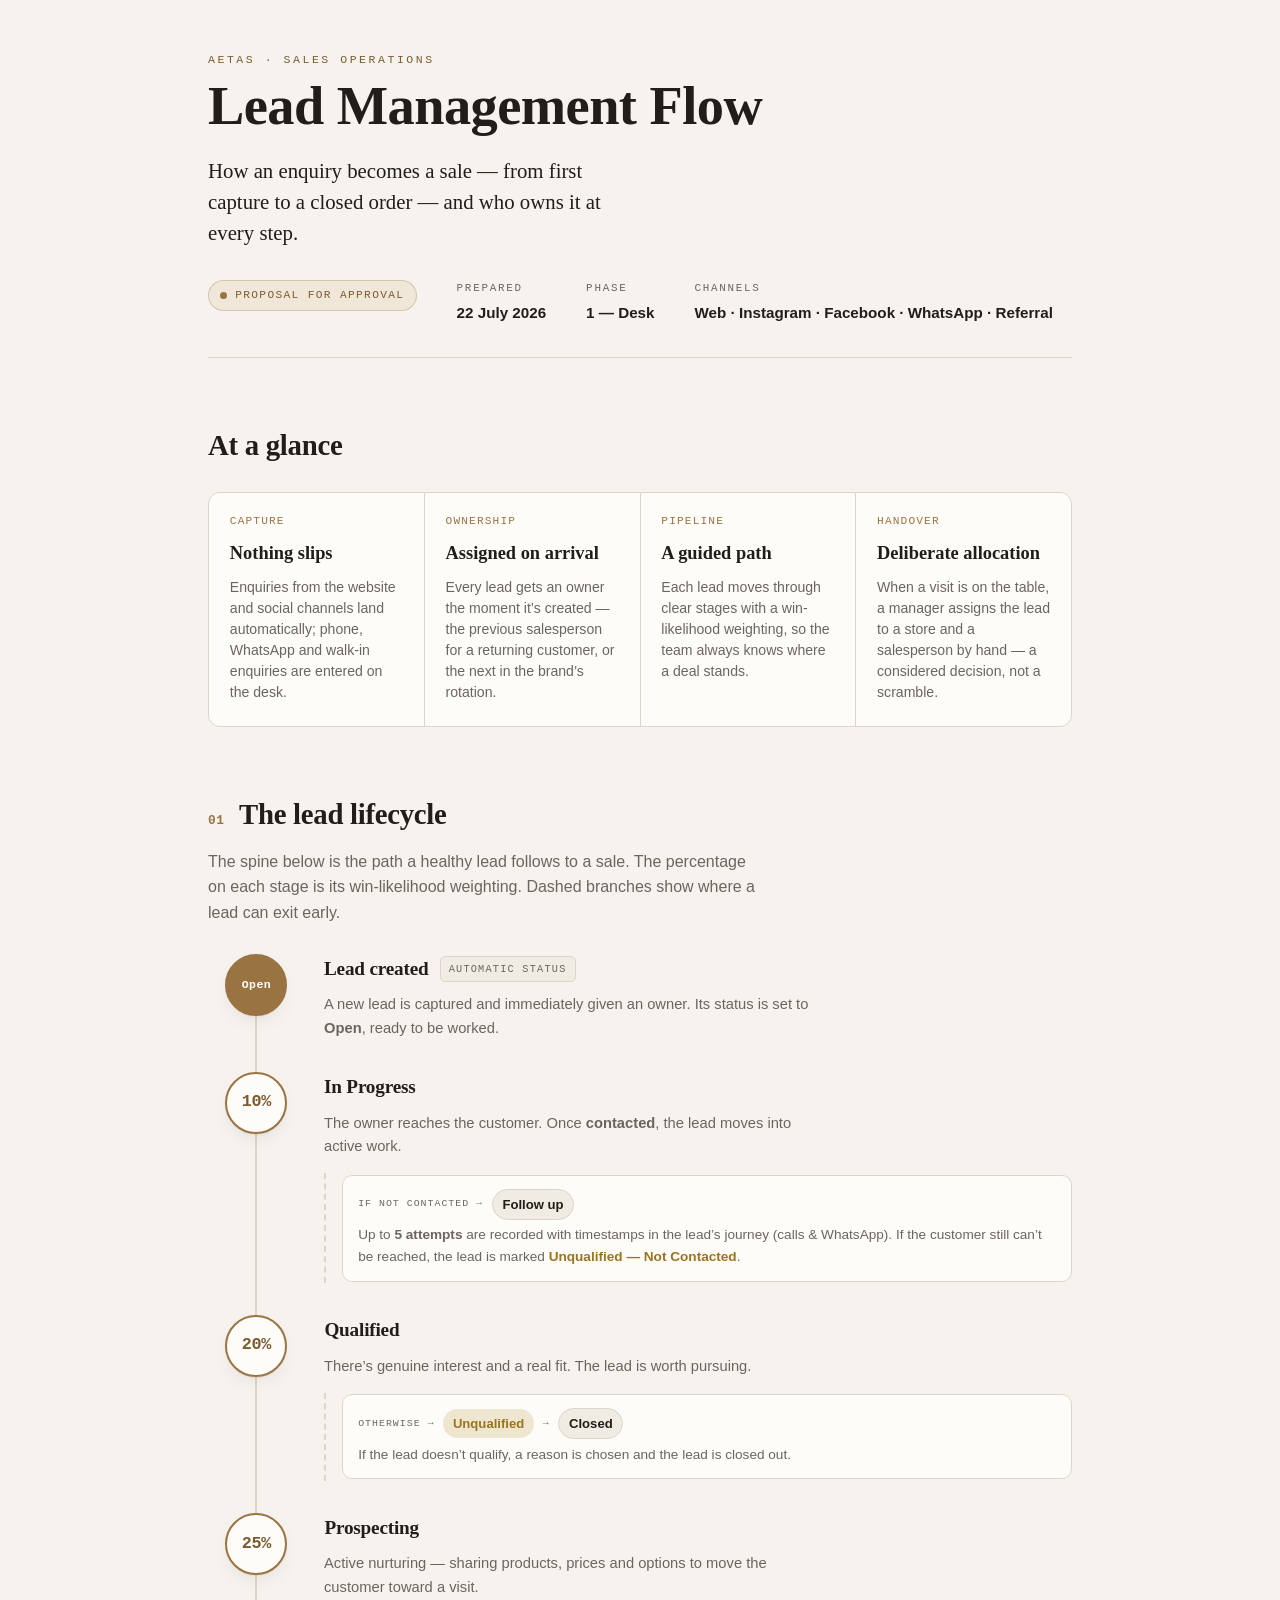
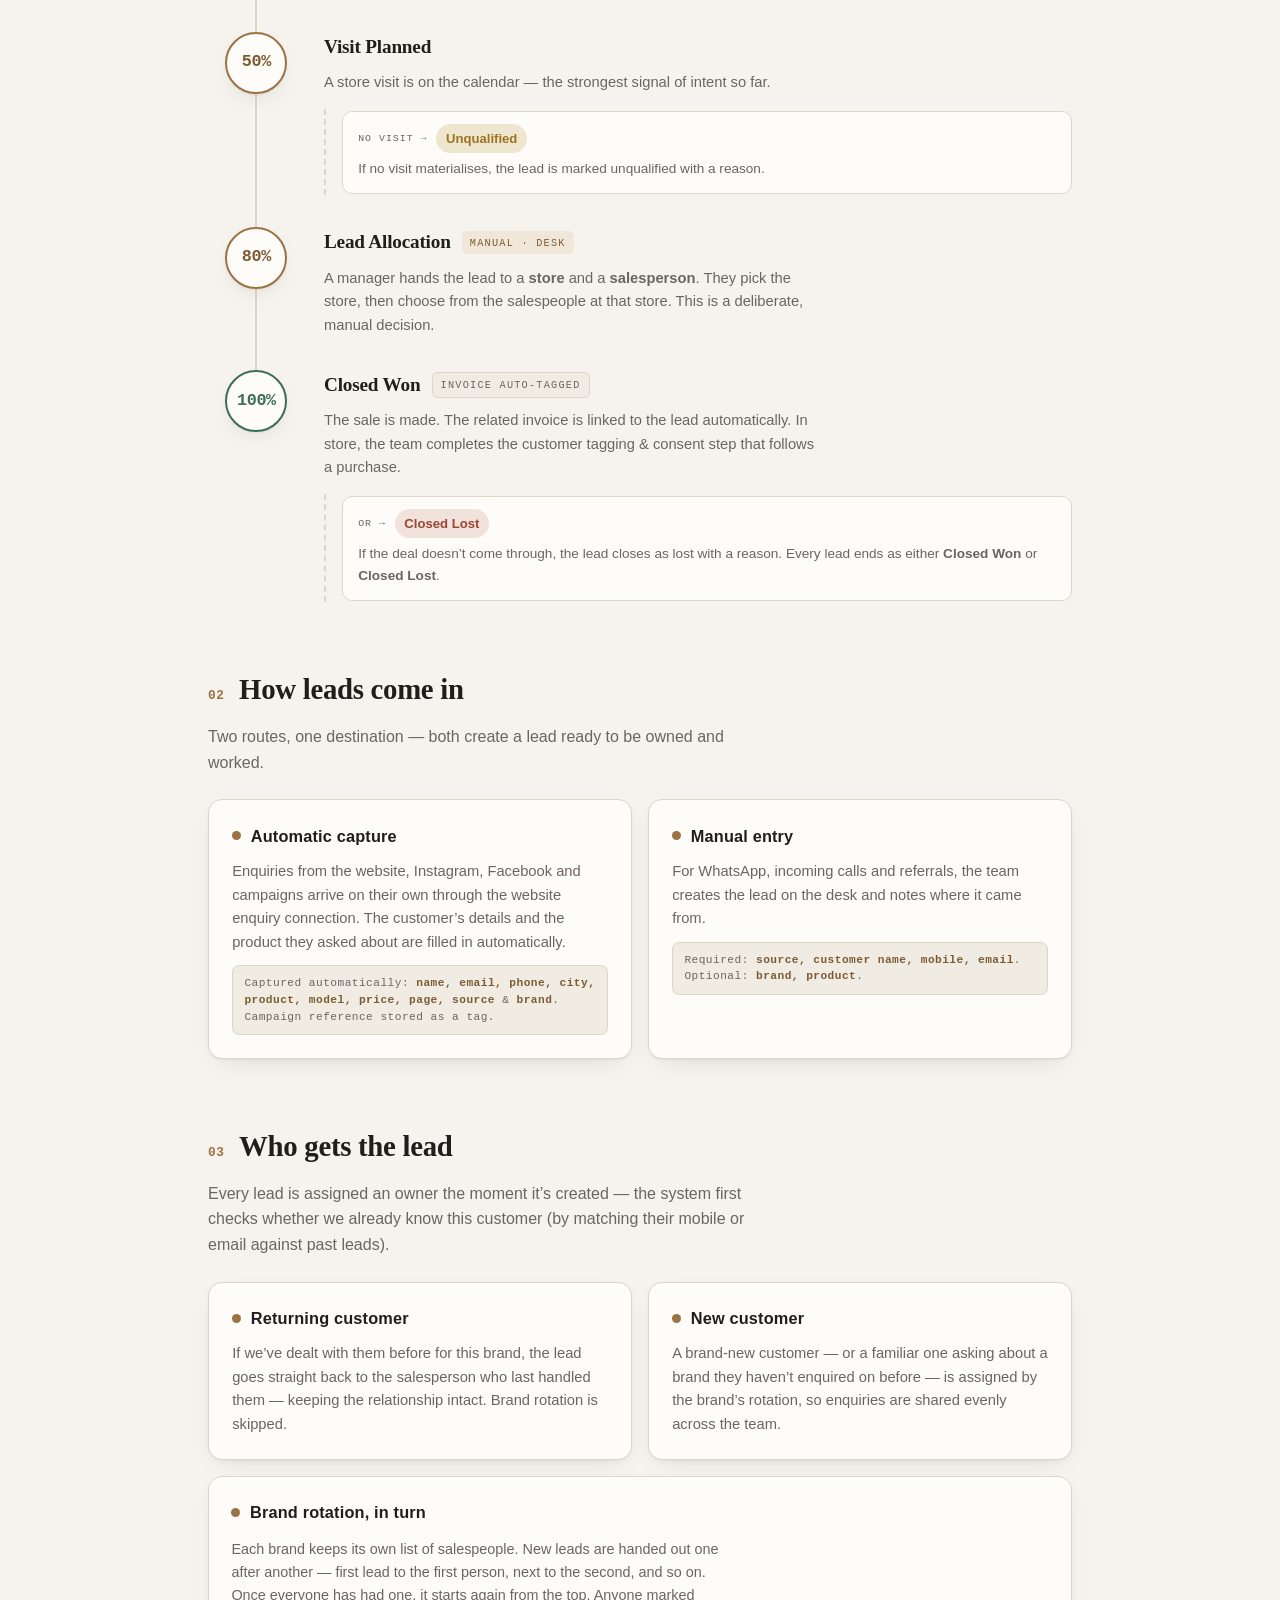
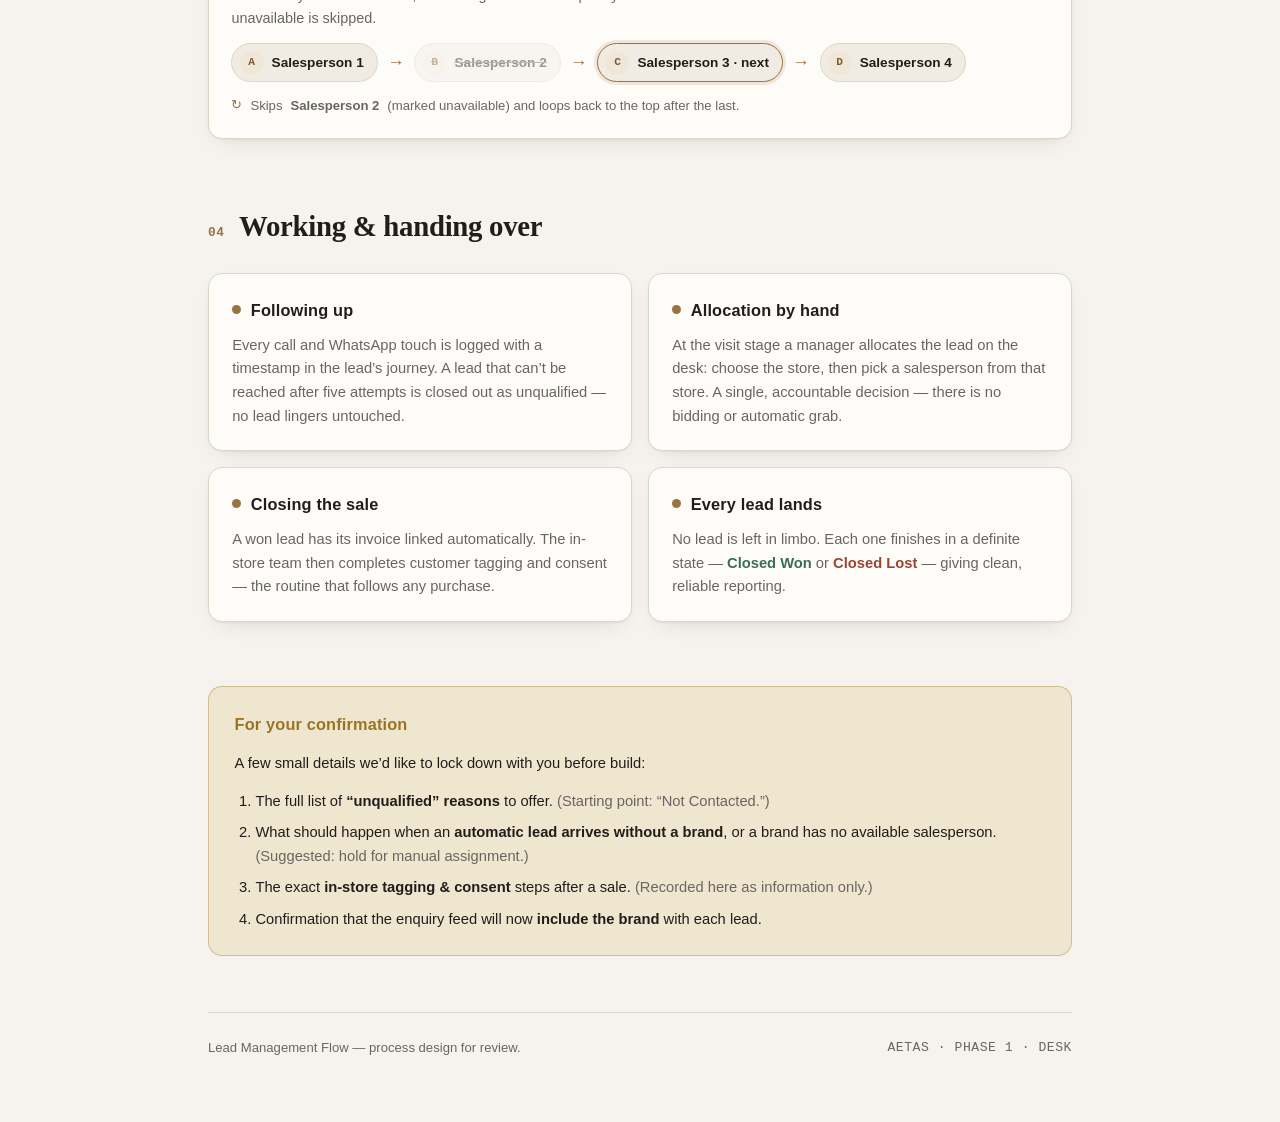
<file: aetas_customization/www/lead-management-flow.html>
<!DOCTYPE html>
<html lang="en">
<head>
<meta charset="utf-8">
<meta name="viewport" content="width=device-width, initial-scale=1">
<title>Lead Management Flow</title>
<style>
  *, *::before, *::after { box-sizing: border-box; }
  html { -webkit-text-size-adjust: 100%; }
  :root {
    --paper: #f6f3ee;
    --surface: #fefcf9;
    --surface-2: #f1ece3;
    --ink: #201d1a;
    --muted: #6b6560;
    --faint: #e7e1d8;
    --hair: #ddd5c8;
    --accent: #9a7343;
    --accent-ink: #7c5b32;
    --accent-soft: #f0e7d9;
    --won: #3c6e57;
    --won-soft: #e3ede7;
    --lost: #9a4632;
    --lost-soft: #f1e2dc;
    --warn: #9c7420;
    --warn-soft: #efe6d0;
    --shadow: 0 1px 2px rgba(32,29,26,.05), 0 8px 24px -12px rgba(32,29,26,.18);
    --serif: "Iowan Old Style", "Palatino Linotype", Palatino, "Book Antiqua", Georgia, serif;
    --sans: -apple-system, BlinkMacSystemFont, "Segoe UI", Roboto, Helvetica, Arial, sans-serif;
    --mono: "SF Mono", SFMono-Regular, ui-monospace, "Cascadia Mono", Menlo, Consolas, monospace;
  }
  @media (prefers-color-scheme: dark) {
    :root {
      --paper: #17161a;
      --surface: #201e23;
      --surface-2: #26242a;
      --ink: #ece7df;
      --muted: #a39b90;
      --faint: #322f37;
      --hair: #3a3640;
      --accent: #c79a63;
      --accent-ink: #d9b585;
      --accent-soft: #2b2419;
      --won: #74b391;
      --won-soft: #1c2b23;
      --lost: #d98069;
      --lost-soft: #2e1f1a;
      --warn: #d6a84e;
      --warn-soft: #2b2415;
      --shadow: 0 1px 2px rgba(0,0,0,.4), 0 10px 30px -14px rgba(0,0,0,.7);
    }
  }
  :root[data-theme="light"] {
    --paper: #f6f3ee; --surface: #fefcf9; --surface-2: #f1ece3; --ink: #201d1a;
    --muted: #6b6560; --faint: #e7e1d8; --hair: #ddd5c8; --accent: #9a7343;
    --accent-ink: #7c5b32; --accent-soft: #f0e7d9; --won: #3c6e57; --won-soft: #e3ede7;
    --lost: #9a4632; --lost-soft: #f1e2dc; --warn: #9c7420; --warn-soft: #efe6d0;
    --shadow: 0 1px 2px rgba(32,29,26,.05), 0 8px 24px -12px rgba(32,29,26,.18);
  }
  :root[data-theme="dark"] {
    --paper: #17161a; --surface: #201e23; --surface-2: #26242a; --ink: #ece7df;
    --muted: #a39b90; --faint: #322f37; --hair: #3a3640; --accent: #c79a63;
    --accent-ink: #d9b585; --accent-soft: #2b2419; --won: #74b391; --won-soft: #1c2b23;
    --lost: #d98069; --lost-soft: #2e1f1a; --warn: #d6a84e; --warn-soft: #2b2415;
    --shadow: 0 1px 2px rgba(0,0,0,.4), 0 10px 30px -14px rgba(0,0,0,.7);
  }

  * { box-sizing: border-box; }
  body {
    margin: 0;
    background: var(--paper);
    color: var(--ink);
    font-family: var(--sans);
    font-size: 16px;
    line-height: 1.6;
    -webkit-font-smoothing: antialiased;
    text-rendering: optimizeLegibility;
  }
  .wrap {
    max-width: 960px;
    margin: 0 auto;
    padding: clamp(1.5rem, 4vw, 4rem) clamp(1.15rem, 4vw, 3rem) 4rem;
  }

  /* ---------- typographic primitives ---------- */
  .eyebrow {
    font-family: var(--mono);
    font-size: .72rem;
    letter-spacing: .22em;
    text-transform: uppercase;
    color: var(--accent-ink);
    margin: 0;
  }
  h1 {
    font-family: var(--serif);
    font-weight: 600;
    font-size: clamp(2.2rem, 6vw, 3.4rem);
    line-height: 1.05;
    letter-spacing: -.01em;
    text-wrap: balance;
    margin: .5rem 0 0;
  }
  h2 {
    font-family: var(--serif);
    font-weight: 600;
    font-size: clamp(1.4rem, 3vw, 1.8rem);
    letter-spacing: -.01em;
    text-wrap: balance;
    margin: 0;
  }
  h3 {
    font-family: var(--sans);
    font-weight: 650;
    font-size: 1.02rem;
    letter-spacing: .01em;
    margin: 0;
  }
  p { margin: 0; }
  .lead-in {
    font-family: var(--serif);
    font-size: clamp(1.05rem, 2.3vw, 1.3rem);
    line-height: 1.5;
    color: var(--ink);
    max-width: 40ch;
  }

  /* ---------- hero ---------- */
  .hero { padding-bottom: 2rem; border-bottom: 1px solid var(--hair); }
  .hero-meta {
    display: flex;
    flex-wrap: wrap;
    gap: 1.5rem 2.5rem;
    margin-top: 2rem;
  }
  .meta-item { display: flex; flex-direction: column; gap: .2rem; }
  .meta-item .k {
    font-family: var(--mono);
    font-size: .68rem;
    letter-spacing: .16em;
    text-transform: uppercase;
    color: var(--muted);
  }
  .meta-item .v { font-size: .95rem; font-weight: 550; }
  .pill-status {
    display: inline-flex; align-items: center; gap: .5rem;
    align-self: flex-start;
    font-family: var(--mono);
    font-size: .7rem; letter-spacing: .12em; text-transform: uppercase;
    color: var(--accent-ink);
    background: var(--accent-soft);
    border: 1px solid color-mix(in srgb, var(--accent) 30%, transparent);
    padding: .35rem .7rem; border-radius: 100px;
  }
  .pill-status::before {
    content: ""; width: 7px; height: 7px; border-radius: 50%;
    background: var(--accent);
  }

  /* ---------- section scaffolding ---------- */
  section { margin-top: clamp(2.75rem, 6vw, 4rem); }
  .sec-head { display: flex; align-items: baseline; gap: .9rem; margin-bottom: 1.5rem; }
  .sec-num {
    font-family: var(--mono); font-size: .8rem; color: var(--accent);
    font-weight: 600; letter-spacing: .05em;
  }
  .sec-sub { color: var(--muted); max-width: 62ch; margin-top: .5rem; }

  /* ---------- principle chips ---------- */
  .principles {
    display: grid;
    grid-template-columns: repeat(auto-fit, minmax(190px, 1fr));
    gap: 1px;
    background: var(--hair);
    border: 1px solid var(--hair);
    border-radius: 12px;
    overflow: hidden;
  }
  .principle {
    background: var(--surface);
    padding: 1.25rem 1.3rem 1.4rem;
    display: flex; flex-direction: column; gap: .5rem;
  }
  .principle .idx {
    font-family: var(--mono); font-size: .7rem; letter-spacing: .1em;
    color: var(--accent); text-transform: uppercase;
  }
  .principle .t { font-family: var(--serif); font-size: 1.15rem; font-weight: 600; }
  .principle .d { font-size: .88rem; color: var(--muted); line-height: 1.5; }

  /* ---------- lifecycle journey ---------- */
  .journey { display: flex; flex-direction: column; }
  .node {
    display: grid;
    grid-template-columns: 96px 1fr;
    gap: 1.25rem;
    position: relative;
  }
  .rail { display: flex; flex-direction: column; align-items: center; }
  /* connecting line behind the badges */
  .rail::before {
    content: ""; position: absolute; top: 0; bottom: 0;
    left: 47px; width: 2px; background: var(--hair);
  }
  .node:first-child .rail::before { top: 24px; }
  .node:last-child .rail::before { bottom: calc(100% - 24px); }
  .badge {
    position: relative; z-index: 1;
    width: 62px; height: 62px; border-radius: 50%;
    display: flex; flex-direction: column; align-items: center; justify-content: center;
    background: var(--surface); border: 2px solid var(--accent);
    color: var(--accent-ink); box-shadow: var(--shadow);
    flex: none;
  }
  .badge .pct { font-family: var(--mono); font-weight: 650; font-size: 1.05rem; letter-spacing: -.02em; }
  .badge .pct.small { font-size: .72rem; letter-spacing: .04em; }
  .badge.start { background: var(--accent); border-color: var(--accent); color: #fff; }
  :root[data-theme="dark"] .badge.start,
  .badge.start { color: #fff; }
  @media (prefers-color-scheme: dark) { .badge.start { color: #1a1712; } }
  :root[data-theme="dark"] .badge.start { color: #1a1712; }
  :root[data-theme="light"] .badge.start { color: #fff; }
  .badge.won { border-color: var(--won); color: var(--won); }
  .badge.lost { border-color: var(--lost); color: var(--lost); }

  .node-body {
    padding-bottom: 2rem;
    display: flex; flex-direction: column; gap: .55rem;
    min-width: 0;
  }
  .node:last-child .node-body { padding-bottom: 0; }
  .node-head { display: flex; align-items: center; gap: .7rem; flex-wrap: wrap; }
  .stage-name {
    font-family: var(--serif); font-size: 1.2rem; font-weight: 600; letter-spacing: -.01em;
  }
  .tag {
    font-family: var(--mono); font-size: .64rem; letter-spacing: .12em; text-transform: uppercase;
    padding: .22rem .5rem; border-radius: 5px; white-space: nowrap;
  }
  .tag.auto { background: var(--surface-2); color: var(--muted); border: 1px solid var(--hair); }
  .tag.desk { background: var(--accent-soft); color: var(--accent-ink); }
  .node-desc { color: var(--muted); font-size: .92rem; max-width: 60ch; }

  /* branch offshoots */
  .branch {
    margin-top: .35rem;
    border-left: 2px dashed var(--hair);
    padding: .1rem 0 .1rem 1rem;
    display: flex; flex-direction: column; gap: .55rem;
  }
  .offshoot {
    background: var(--surface); border: 1px solid var(--hair); border-radius: 10px;
    padding: .8rem .95rem; display: flex; flex-direction: column; gap: .3rem;
  }
  .offshoot .oh { display: flex; align-items: center; gap: .55rem; flex-wrap: wrap; }
  .arrow-lbl {
    font-family: var(--mono); font-size: .62rem; letter-spacing: .1em; text-transform: uppercase;
    color: var(--muted);
  }
  .chip {
    display: inline-flex; align-items: center; gap: .4rem;
    font-size: .82rem; font-weight: 600;
    padding: .25rem .6rem; border-radius: 100px;
  }
  .chip.warn { background: var(--warn-soft); color: var(--warn); }
  .chip.lost { background: var(--lost-soft); color: var(--lost); }
  .chip.won { background: var(--won-soft); color: var(--won); }
  .chip.neutral { background: var(--surface-2); color: var(--ink); border: 1px solid var(--hair); }
  .offshoot .od { font-size: .85rem; color: var(--muted); }

  /* ---------- detail cards ---------- */
  .cards { display: grid; gap: 1rem; grid-template-columns: 1fr 1fr; }
  @media (max-width: 640px) { .cards { grid-template-columns: 1fr; } }
  .card {
    background: var(--surface); border: 1px solid var(--hair); border-radius: 14px;
    padding: 1.4rem 1.45rem; box-shadow: var(--shadow);
    display: flex; flex-direction: column; gap: .7rem;
  }
  .card .ct { display: flex; align-items: center; gap: .6rem; }
  .card .ct .dot { width: 9px; height: 9px; border-radius: 50%; background: var(--accent); flex: none; }
  .card p { color: var(--muted); font-size: .92rem; }
  .card ul { margin: 0; padding-left: 1.1rem; color: var(--muted); font-size: .9rem; display: flex; flex-direction: column; gap: .35rem; }
  .card ul li strong { color: var(--ink); font-weight: 600; }
  .req {
    font-family: var(--mono); font-size: .7rem; letter-spacing: .04em;
    color: var(--muted); background: var(--surface-2); border: 1px solid var(--hair);
    border-radius: 7px; padding: .55rem .7rem; line-height: 1.5;
  }
  .req b { color: var(--accent-ink); }

  /* rotation motif */
  .rotation {
    display: flex; flex-direction: column; gap: .8rem;
    background: var(--surface); border: 1px solid var(--hair); border-radius: 14px;
    padding: 1.4rem; box-shadow: var(--shadow); margin-top: 1rem;
  }
  .rot-track { display: flex; align-items: center; gap: .6rem; flex-wrap: wrap; }
  .sp {
    display: inline-flex; align-items: center; gap: .5rem;
    background: var(--surface-2); border: 1px solid var(--hair); border-radius: 100px;
    padding: .4rem .8rem .4rem .45rem; font-size: .85rem; font-weight: 550;
  }
  .sp .av {
    width: 24px; height: 24px; border-radius: 50%; background: var(--accent-soft);
    color: var(--accent-ink); font-family: var(--mono); font-size: .7rem; font-weight: 700;
    display: flex; align-items: center; justify-content: center; flex: none;
  }
  .sp.next { border-color: var(--accent); box-shadow: 0 0 0 3px var(--accent-soft); }
  .sp.off { opacity: .45; text-decoration: line-through; text-decoration-color: var(--muted); }
  .rot-arrow { color: var(--accent); font-size: 1.1rem; }
  .rot-note { font-size: .82rem; color: var(--muted); display: flex; align-items: center; gap: .5rem; }
  .rot-note .loop { font-family: var(--mono); color: var(--accent); }

  /* ---------- confirm box ---------- */
  .confirm {
    background: var(--warn-soft);
    border: 1px solid color-mix(in srgb, var(--warn) 35%, transparent);
    border-radius: 14px; padding: 1.5rem 1.6rem;
    display: flex; flex-direction: column; gap: .9rem;
  }
  .confirm .ch { display: flex; align-items: center; gap: .6rem; }
  .confirm .ch h3 { color: var(--warn); }
  .confirm ol { margin: 0; padding-left: 1.3rem; display: flex; flex-direction: column; gap: .5rem; color: var(--ink); font-size: .92rem; }
  .confirm ol li span { color: var(--muted); }

  /* ---------- footer ---------- */
  footer {
    margin-top: 3.5rem; padding-top: 1.5rem; border-top: 1px solid var(--hair);
    display: flex; flex-wrap: wrap; gap: 1rem; justify-content: space-between; align-items: center;
    color: var(--muted); font-size: .82rem;
  }
  footer .mono { font-family: var(--mono); letter-spacing: .04em; }

  /* entrance motion */
  @media (prefers-reduced-motion: no-preference) {
    .anim { opacity: 0; transform: translateY(12px); animation: rise .7s cubic-bezier(.2,.7,.2,1) forwards; }
    .d1 { animation-delay: .05s; } .d2 { animation-delay: .12s; }
    .d3 { animation-delay: .19s; } .d4 { animation-delay: .26s; }
    @keyframes rise { to { opacity: 1; transform: none; } }
  }
</style>
</head>
<body>

<div class="wrap">

  <header class="hero">
    <p class="eyebrow anim d1">Aetas &middot; Sales Operations</p>
    <h1 class="anim d1">Lead Management Flow</h1>
    <div class="anim d2" style="margin-top:1.25rem;">
      <p class="lead-in">How an enquiry becomes a sale &mdash; from first capture to a closed order &mdash; and who owns it at every step.</p>
    </div>
    <div class="hero-meta anim d3">
      <span class="pill-status">Proposal for approval</span>
      <div class="meta-item">
        <span class="k">Prepared</span>
        <span class="v">22 July 2026</span>
      </div>
      <div class="meta-item">
        <span class="k">Phase</span>
        <span class="v">1 &mdash; Desk</span>
      </div>
      <div class="meta-item">
        <span class="k">Channels</span>
        <span class="v">Web &middot; Instagram &middot; Facebook &middot; WhatsApp &middot; Referral</span>
      </div>
    </div>
  </header>

  <!-- AT A GLANCE -->
  <section>
    <div class="sec-head">
      <h2>At a glance</h2>
    </div>
    <div class="principles anim d2">
      <div class="principle">
        <span class="idx">Capture</span>
        <span class="t">Nothing slips</span>
        <span class="d">Enquiries from the website and social channels land automatically; phone, WhatsApp and walk-in enquiries are entered on the desk.</span>
      </div>
      <div class="principle">
        <span class="idx">Ownership</span>
        <span class="t">Assigned on arrival</span>
        <span class="d">Every lead gets an owner the moment it&rsquo;s created &mdash; the previous salesperson for a returning customer, or the next in the brand&rsquo;s rotation.</span>
      </div>
      <div class="principle">
        <span class="idx">Pipeline</span>
        <span class="t">A guided path</span>
        <span class="d">Each lead moves through clear stages with a win-likelihood weighting, so the team always knows where a deal stands.</span>
      </div>
      <div class="principle">
        <span class="idx">Handover</span>
        <span class="t">Deliberate allocation</span>
        <span class="d">When a visit is on the table, a manager assigns the lead to a store and a salesperson by hand &mdash; a considered decision, not a scramble.</span>
      </div>
    </div>
  </section>

  <!-- THE LIFECYCLE -->
  <section>
    <div class="sec-head">
      <span class="sec-num">01</span>
      <div>
        <h2>The lead lifecycle</h2>
      </div>
    </div>
    <p class="sec-sub" style="margin-top:-.75rem;margin-bottom:1.75rem;">
      The spine below is the path a healthy lead follows to a sale. The percentage on each stage is its win-likelihood weighting. Dashed branches show where a lead can exit early.
    </p>

    <div class="journey">

      <!-- OPEN -->
      <div class="node anim d1">
        <div class="rail"><div class="badge start"><span class="pct small">Open</span></div></div>
        <div class="node-body">
          <div class="node-head">
            <span class="stage-name">Lead created</span>
            <span class="tag auto">Automatic status</span>
          </div>
          <p class="node-desc">A new lead is captured and immediately given an owner. Its status is set to <strong>Open</strong>, ready to be worked.</p>
        </div>
      </div>

      <!-- IN PROGRESS -->
      <div class="node anim d2">
        <div class="rail"><div class="badge"><span class="pct">10%</span></div></div>
        <div class="node-body">
          <div class="node-head">
            <span class="stage-name">In Progress</span>
          </div>
          <p class="node-desc">The owner reaches the customer. Once <strong>contacted</strong>, the lead moves into active work.</p>
          <div class="branch">
            <div class="offshoot">
              <div class="oh">
                <span class="arrow-lbl">If not contacted &rarr;</span>
                <span class="chip neutral">Follow up</span>
              </div>
              <p class="od">Up to <strong>5 attempts</strong> are recorded with timestamps in the lead&rsquo;s journey (calls &amp; WhatsApp). If the customer still can&rsquo;t be reached, the lead is marked <span style="color:var(--warn);font-weight:600;">Unqualified &mdash; Not Contacted</span>.</p>
            </div>
          </div>
        </div>
      </div>

      <!-- QUALIFIED -->
      <div class="node anim d2">
        <div class="rail"><div class="badge"><span class="pct">20%</span></div></div>
        <div class="node-body">
          <div class="node-head"><span class="stage-name">Qualified</span></div>
          <p class="node-desc">There&rsquo;s genuine interest and a real fit. The lead is worth pursuing.</p>
          <div class="branch">
            <div class="offshoot">
              <div class="oh">
                <span class="arrow-lbl">Otherwise &rarr;</span>
                <span class="chip warn">Unqualified</span>
                <span class="arrow-lbl">&rarr;</span>
                <span class="chip neutral">Closed</span>
              </div>
              <p class="od">If the lead doesn&rsquo;t qualify, a reason is chosen and the lead is closed out.</p>
            </div>
          </div>
        </div>
      </div>

      <!-- PROSPECTING -->
      <div class="node anim d3">
        <div class="rail"><div class="badge"><span class="pct">25%</span></div></div>
        <div class="node-body">
          <div class="node-head"><span class="stage-name">Prospecting</span></div>
          <p class="node-desc">Active nurturing &mdash; sharing products, prices and options to move the customer toward a visit.</p>
        </div>
      </div>

      <!-- VISIT PLANNED -->
      <div class="node anim d3">
        <div class="rail"><div class="badge"><span class="pct">50%</span></div></div>
        <div class="node-body">
          <div class="node-head"><span class="stage-name">Visit Planned</span></div>
          <p class="node-desc">A store visit is on the calendar &mdash; the strongest signal of intent so far.</p>
          <div class="branch">
            <div class="offshoot">
              <div class="oh">
                <span class="arrow-lbl">No visit &rarr;</span>
                <span class="chip warn">Unqualified</span>
              </div>
              <p class="od">If no visit materialises, the lead is marked unqualified with a reason.</p>
            </div>
          </div>
        </div>
      </div>

      <!-- ALLOCATION -->
      <div class="node anim d4">
        <div class="rail"><div class="badge"><span class="pct">80%</span></div></div>
        <div class="node-body">
          <div class="node-head">
            <span class="stage-name">Lead Allocation</span>
            <span class="tag desk">Manual &middot; Desk</span>
          </div>
          <p class="node-desc">A manager hands the lead to a <strong>store</strong> and a <strong>salesperson</strong>. They pick the store, then choose from the salespeople at that store. This is a deliberate, manual decision.</p>
        </div>
      </div>

      <!-- CLOSED WON -->
      <div class="node anim d4">
        <div class="rail"><div class="badge won"><span class="pct">100%</span></div></div>
        <div class="node-body">
          <div class="node-head">
            <span class="stage-name">Closed Won</span>
            <span class="tag auto">Invoice auto-tagged</span>
          </div>
          <p class="node-desc">The sale is made. The related invoice is linked to the lead automatically. In store, the team completes the customer tagging &amp; consent step that follows a purchase.</p>
          <div class="branch">
            <div class="offshoot">
              <div class="oh">
                <span class="arrow-lbl">Or &rarr;</span>
                <span class="chip lost">Closed Lost</span>
              </div>
              <p class="od">If the deal doesn&rsquo;t come through, the lead closes as lost with a reason. Every lead ends as either <strong>Closed Won</strong> or <strong>Closed Lost</strong>.</p>
            </div>
          </div>
        </div>
      </div>

    </div>
  </section>

  <!-- INTAKE -->
  <section>
    <div class="sec-head">
      <span class="sec-num">02</span>
      <div><h2>How leads come in</h2></div>
    </div>
    <p class="sec-sub" style="margin-top:-.75rem;margin-bottom:1.5rem;">Two routes, one destination &mdash; both create a lead ready to be owned and worked.</p>
    <div class="cards">
      <div class="card">
        <div class="ct"><span class="dot"></span><h3>Automatic capture</h3></div>
        <p>Enquiries from the website, Instagram, Facebook and campaigns arrive on their own through the website enquiry connection. The customer&rsquo;s details and the product they asked about are filled in automatically.</p>
        <div class="req">Captured automatically: <b>name, email, phone, city, product, model, price, page, source</b> &amp; <b>brand</b>. Campaign reference stored as a tag.</div>
      </div>
      <div class="card">
        <div class="ct"><span class="dot"></span><h3>Manual entry</h3></div>
        <p>For WhatsApp, incoming calls and referrals, the team creates the lead on the desk and notes where it came from.</p>
        <div class="req">Required: <b>source, customer name, mobile, email</b>. Optional: <b>brand, product</b>.</div>
      </div>
    </div>
  </section>

  <!-- ASSIGNMENT -->
  <section>
    <div class="sec-head">
      <span class="sec-num">03</span>
      <div><h2>Who gets the lead</h2></div>
    </div>
    <p class="sec-sub" style="margin-top:-.75rem;margin-bottom:1.5rem;">
      Every lead is assigned an owner the moment it&rsquo;s created &mdash; the system first checks whether we already know this customer (by matching their mobile or email against past leads).
    </p>
    <div class="cards">
      <div class="card">
        <div class="ct"><span class="dot"></span><h3>Returning customer</h3></div>
        <p>If we&rsquo;ve dealt with them before for this brand, the lead goes straight back to the salesperson who last handled them &mdash; keeping the relationship intact. Brand rotation is skipped.</p>
      </div>
      <div class="card">
        <div class="ct"><span class="dot"></span><h3>New customer</h3></div>
        <p>A brand-new customer &mdash; or a familiar one asking about a brand they haven&rsquo;t enquired on before &mdash; is assigned by the brand&rsquo;s rotation, so enquiries are shared evenly across the team.</p>
      </div>
    </div>

    <div class="rotation anim d1">
      <div class="ct" style="display:flex;align-items:center;gap:.6rem;"><span class="dot" style="width:9px;height:9px;border-radius:50%;background:var(--accent);"></span><h3>Brand rotation, in turn</h3></div>
      <p style="color:var(--muted);font-size:.9rem;max-width:64ch;">Each brand keeps its own list of salespeople. New leads are handed out one after another &mdash; first lead to the first person, next to the second, and so on. Once everyone has had one, it starts again from the top. Anyone marked unavailable is skipped.</p>
      <div class="rot-track">
        <span class="sp"><span class="av">A</span>Salesperson 1</span>
        <span class="rot-arrow">&rarr;</span>
        <span class="sp off"><span class="av">B</span>Salesperson 2</span>
        <span class="rot-arrow">&rarr;</span>
        <span class="sp next"><span class="av">C</span>Salesperson 3 &middot; next</span>
        <span class="rot-arrow">&rarr;</span>
        <span class="sp"><span class="av">D</span>Salesperson 4</span>
      </div>
      <div class="rot-note"><span class="loop">&#8635;</span> Skips <b>Salesperson&nbsp;2</b> (marked unavailable) and loops back to the top after the last.</div>
    </div>
  </section>

  <!-- WORKING & ALLOCATION -->
  <section>
    <div class="sec-head">
      <span class="sec-num">04</span>
      <div><h2>Working &amp; handing over</h2></div>
    </div>
    <div class="cards">
      <div class="card">
        <div class="ct"><span class="dot"></span><h3>Following up</h3></div>
        <p>Every call and WhatsApp touch is logged with a timestamp in the lead&rsquo;s journey. A lead that can&rsquo;t be reached after five attempts is closed out as unqualified &mdash; no lead lingers untouched.</p>
      </div>
      <div class="card">
        <div class="ct"><span class="dot"></span><h3>Allocation by hand</h3></div>
        <p>At the visit stage a manager allocates the lead on the desk: choose the store, then pick a salesperson from that store. A single, accountable decision &mdash; there is no bidding or automatic grab.</p>
      </div>
      <div class="card">
        <div class="ct"><span class="dot"></span><h3>Closing the sale</h3></div>
        <p>A won lead has its invoice linked automatically. The in-store team then completes customer tagging and consent &mdash; the routine that follows any purchase.</p>
      </div>
      <div class="card">
        <div class="ct"><span class="dot"></span><h3>Every lead lands</h3></div>
        <p>No lead is left in limbo. Each one finishes in a definite state &mdash; <span style="color:var(--won);font-weight:600;">Closed Won</span> or <span style="color:var(--lost);font-weight:600;">Closed Lost</span> &mdash; giving clean, reliable reporting.</p>
      </div>
    </div>
  </section>

  <!-- CONFIRM -->
  <section>
    <div class="confirm anim d1">
      <div class="ch"><h3>For your confirmation</h3></div>
      <p style="color:var(--ink);font-size:.92rem;max-width:64ch;">A few small details we&rsquo;d like to lock down with you before build:</p>
      <ol>
        <li>The full list of <strong>&ldquo;unqualified&rdquo; reasons</strong> to offer. <span>(Starting point: &ldquo;Not Contacted.&rdquo;)</span></li>
        <li>What should happen when an <strong>automatic lead arrives without a brand</strong>, or a brand has no available salesperson. <span>(Suggested: hold for manual assignment.)</span></li>
        <li>The exact <strong>in-store tagging &amp; consent</strong> steps after a sale. <span>(Recorded here as information only.)</span></li>
        <li>Confirmation that the enquiry feed will now <strong>include the brand</strong> with each lead.</li>
      </ol>
    </div>
  </section>

  <footer>
    <span>Lead Management Flow &mdash; process design for review.</span>
    <span class="mono">AETAS &middot; PHASE 1 &middot; DESK</span>
  </footer>

</div>

</body>
</html>
</file>
